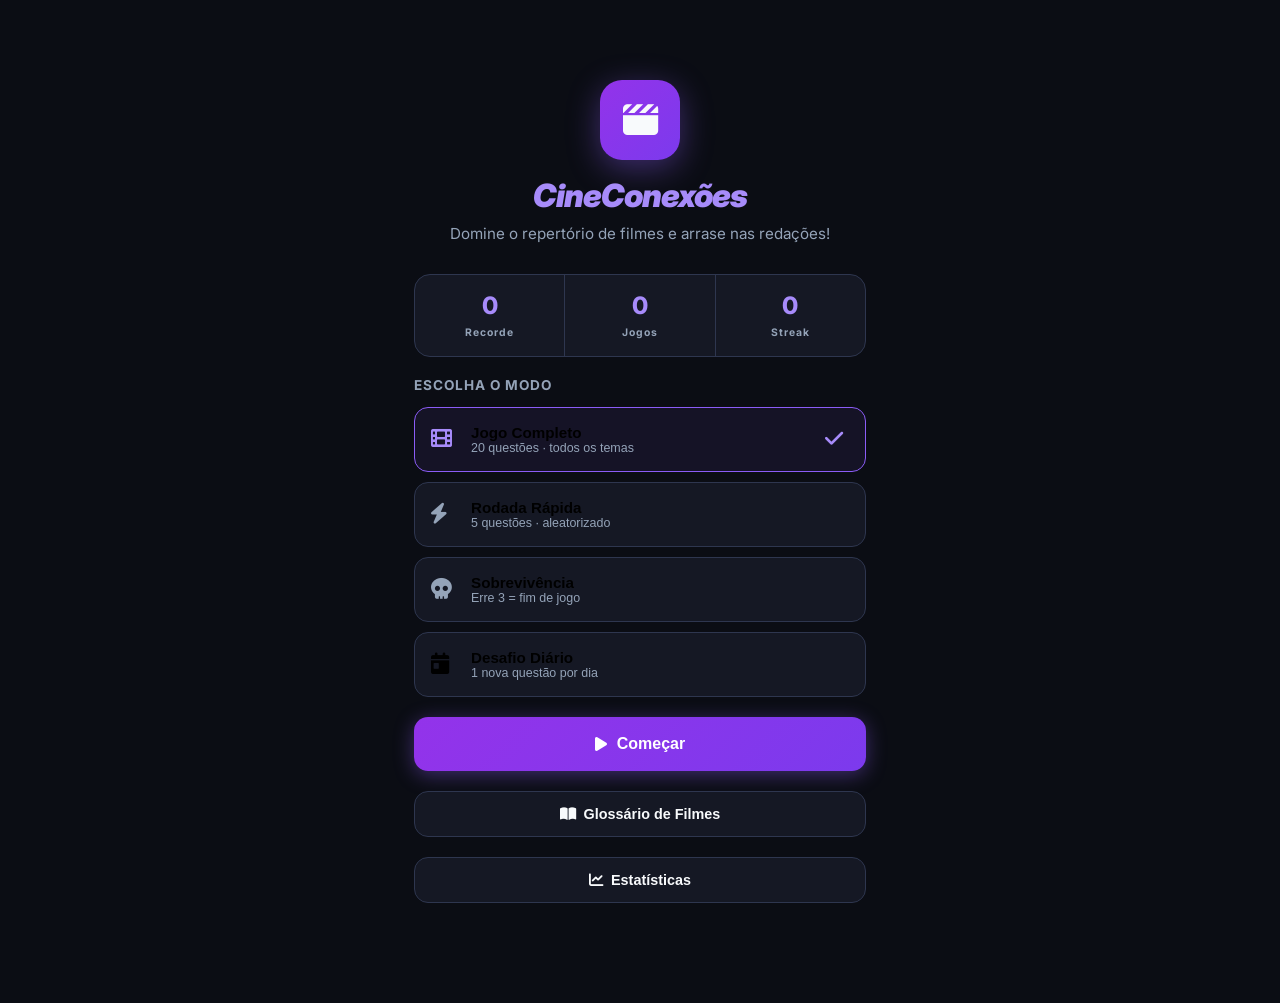
<file: index.html>
<!DOCTYPE html>
<html lang="pt-BR">
<head>
    <meta charset="UTF-8">
    <meta name="viewport" content="width=device-width, initial-scale=1.0">
    <title>CineConexões - Repertório para Redação</title>
    <link rel="preconnect" href="https://fonts.googleapis.com">
    <link rel="preconnect" href="https://fonts.gstatic.com" crossorigin>
    <link href="https://fonts.googleapis.com/css2?family=Inter:wght@400;500;600;700;800;900&display=swap" rel="stylesheet">
    <link href="https://cdnjs.cloudflare.com/ajax/libs/font-awesome/6.0.0/css/all.min.css" rel="stylesheet">
    <link rel="stylesheet" href="style.css">
</head>
<body>

<!-- SCREEN: HOME -->
<div id="screen-home" class="screen active">
  <div class="home-container">
    <div class="home-logo-area">
      <div class="home-logo-icon"><i class="fa-solid fa-clapperboard"></i></div>
      <h1 class="home-title">CineConexões</h1>
      <p class="home-subtitle">Domine o repertório de filmes e arrase nas redações!</p>
    </div>
    <div class="home-stats-banner">
      <div class="hstat"><span class="hstat-val" id="home-best-score">0</span><span class="hstat-label">Recorde</span></div>
      <div class="hstat"><span class="hstat-val" id="home-games-played">0</span><span class="hstat-label">Jogos</span></div>
      <div class="hstat"><span class="hstat-val" id="home-best-streak">0</span><span class="hstat-label">Streak</span></div>
    </div>
    <div class="home-modes">
      <h2 class="home-section-title">Escolha o Modo</h2>
      <button class="mode-card selected" id="mode-full" onclick="selectMode('full')">
        <i class="fa-solid fa-film"></i>
        <div><strong>Jogo Completo</strong><span>20 questões · todos os temas</span></div>
        <span class="mode-check" id="check-full"><i class="fa-solid fa-check"></i></span>
      </button>
      <button class="mode-card" id="mode-quick" onclick="selectMode('quick')">
        <i class="fa-solid fa-bolt"></i>
        <div><strong>Rodada Rápida</strong><span>5 questões · aleatorizado</span></div>
        <span class="mode-check" id="check-quick"></span>
      </button>
      <button class="mode-card" id="mode-survival" onclick="selectMode('survival')">
        <i class="fa-solid fa-skull"></i>
        <div><strong>Sobrevivência</strong><span>Erre 3 = fim de jogo</span></div>
        <span class="mode-check" id="check-survival"></span>
      </button>
      <button class="mode-card" id="mode-daily" onclick="selectMode('daily')">
        <i class="fa-solid fa-calendar-day" style="color: var(--accent-purple-light);"></i>
        <div><strong>Desafio Diário</strong><span>1 nova questão por dia</span></div>
        <span class="mode-check" id="check-daily"></span>
      </button>
    </div>
    <button class="btn-start" onclick="startGame()"><i class="fa-solid fa-play"></i> Começar</button>
    <button class="btn-secondary-home" onclick="showScreen('screen-glossary')"><i class="fa-solid fa-book-open"></i> Glossário de Filmes</button>
    <button class="btn-secondary-home" onclick="showScreen('screen-stats')"><i class="fa-solid fa-chart-line"></i> Estatísticas</button>
  </div>
</div>

<!-- SCREEN: QUIZ -->
<div id="screen-quiz" class="screen">
  <div class="app-container">
    <header class="top-bar">
      <button class="back-btn" onclick="confirmQuit()"><i class="fa-solid fa-chevron-left"></i></button>
      <div class="logo"><i class="fa-solid fa-clapperboard"></i><span>CineConexões</span></div>
      <div class="score-badge">⭐ <span id="score">0</span></div>
    </header>
    <div class="stats-row">
      <div class="stat-box"><span class="stat-label">ROUND</span><span class="stat-value" id="round-display">01/20</span></div>
      <div class="stat-box hits"><span class="stat-label">HITS</span><span class="stat-value" id="hits-display">00</span></div>
      <div class="stat-box misses"><span class="stat-label">MISSES</span><span class="stat-value" id="misses-display">00</span></div>
      <div class="stat-box timer-box"><span class="stat-label">TEMPO</span><span class="stat-value" id="timer-display">30</span></div>
    </div>
    <div class="progress-bar-container"><div class="progress-bar" id="progress-bar"></div></div>
    <div id="hearts-row" class="hearts-row" style="display:none">
      <span id="heart-1"><i class="fa-solid fa-heart"></i></span>
      <span id="heart-2"><i class="fa-solid fa-heart"></i></span>
      <span id="heart-3"><i class="fa-solid fa-heart"></i></span>
    </div>
    <div class="main-content-wrapper">
      <main class="question-card">
        <div class="card-header">
          <span class="mode-badge" id="theme-badge">MODO: TEMA</span>
          <div class="streak-badge" id="streak-badge" style="display:none"><i class="fa-solid fa-fire"></i> <span id="streak-count">0</span></div>
        </div>
        <h2 class="question-text" id="question-text">Carregando...</h2>
        <div class="movie-banner" id="movie-banner">
          <div class="movie-info-overlay" id="movie-info" style="opacity:0">
            <h3 id="movie-title">Título</h3>
            <p id="movie-meta">Ano • País</p>
          </div>
        </div>
        <div class="synopsis-box"><p id="movie-synopsis">"Sinopse..."</p></div>
      </main>
      <div class="right-panel">
        <div class="options-container" id="options-container"></div>
        <div class="explanation-box" id="explanation-box" style="display:none">
          <div class="explanation-header"><i class="fa-solid fa-pen-nib"></i> Uso na Redação</div>
          <p id="explanation-text"></p>
          <button class="copy-btn" onclick="copyExplanation()"><i class="fa-regular fa-copy"></i> Copiar trecho</button>
        </div>
        <div class="action-buttons" id="action-buttons">
          <button class="action-btn secondary" id="hint-btn"><i class="fa-regular fa-lightbulb"></i> DICA (-50pts)</button>
          <button class="action-btn secondary" id="reveal-btn"><i class="fa-regular fa-eye"></i> REVELAR</button>
        </div>
        <div class="next-row">
          <button class="action-btn primary full" id="next-btn" disabled>PRÓXIMA RODADA <i class="fa-solid fa-arrow-right"></i></button>
          <button class="action-btn icon-only" id="bookmark-btn" title="Salvar filme"><i class="fa-regular fa-bookmark"></i></button>
        </div>
        <nav class="bottom-nav">
          <button class="nav-item" onclick="showScreen('screen-home')"><i class="fa-solid fa-house"></i><span>Início</span></button>
          <button class="nav-item" onclick="showScreen('screen-glossary')"><i class="fa-solid fa-book-open"></i><span>Glossário</span></button>
          <button class="nav-item" onclick="showScreen('screen-stats')"><i class="fa-solid fa-chart-line"></i><span>Stats</span></button>
          <button class="nav-item" onclick="confirmQuit()"><i class="fa-solid fa-xmark"></i><span>Sair</span></button>
        </nav>
      </div>
    </div>
  </div>
</div>

<!-- SCREEN: RESULT -->
<div id="screen-result" class="screen">
  <div class="result-container">
    <div class="result-icon" id="result-icon">🏆</div>
    <h2 class="result-title" id="result-title">Fim de Jogo!</h2>
    <p class="result-subtitle" id="result-subtitle">Você completou o quiz!</p>
    <div class="result-stats">
      <div class="rstat"><span class="rstat-val" id="res-score">0</span><span class="rstat-label">Pontos</span></div>
      <div class="rstat"><span class="rstat-val" id="res-hits">0</span><span class="rstat-label">Acertos</span></div>
      <div class="rstat"><span class="rstat-val" id="res-pct">0%</span><span class="rstat-label">Aproveitamento</span></div>
    </div>
    <div class="result-medal" id="result-medal"></div>
    <div class="result-bookmarks" id="result-bookmarks"></div>
    <div class="result-actions">
      <button class="btn-start" onclick="startGame()"><i class="fa-solid fa-rotate-right"></i> Jogar Novamente</button>
      <button class="btn-secondary-home" onclick="showScreen('screen-glossary')"><i class="fa-solid fa-book-open"></i> Ver Glossário</button>
      <button class="btn-secondary-home" onclick="showScreen('screen-home')"><i class="fa-solid fa-house"></i> Início</button>
    </div>
  </div>
</div>

<!-- SCREEN: GLOSSARY -->
<div id="screen-glossary" class="screen">
  <div class="app-container">
    <header class="top-bar">
      <button class="back-btn" onclick="showScreen('screen-home')"><i class="fa-solid fa-chevron-left"></i></button>
      <div class="logo"><i class="fa-solid fa-book-open"></i><span>Glossário</span></div>
      <div></div>
    </header>
    <p class="glossary-subtitle">Todos os filmes e como usá-los na redação</p>
    <div class="glossary-filter">
      <button class="filter-btn active" onclick="filterGlossary('all',this)">Todos</button>
      <button class="filter-btn" onclick="filterGlossary('bookmarked',this)"><i class="fa-solid fa-bookmark"></i> Salvos</button>
    </div>
    <div id="glossary-list" class="glossary-list"></div>
  </div>
</div>

<!-- SCREEN: STATS -->
<div id="screen-stats" class="screen">
  <div class="app-container">
    <header class="top-bar">
      <button class="back-btn" onclick="showScreen('screen-home')"><i class="fa-solid fa-chevron-left"></i></button>
      <div class="logo"><i class="fa-solid fa-chart-bar"></i><span>Estatísticas</span></div>
      <div></div>
    </header>
    <div class="stats-page">
      <div class="stats-grid">
        <div class="stat-card"><span id="st-games">0</span><label>Jogos</label></div>
        <div class="stat-card highlight"><span id="st-best">0</span><label>Recorde</label></div>
        <div class="stat-card"><span id="st-total-hits">0</span><label>Acertos</label></div>
        <div class="stat-card"><span id="st-streak">0</span><label>Maior Streak</label></div>
      </div>
      <h3 class="stats-section-title">Temas Desbloqueados</h3>
      <div id="theme-breakdown" class="theme-breakdown"></div>
      <button class="btn-danger" onclick="resetStats()"><i class="fa-solid fa-trash"></i> Resetar Dados</button>
    </div>
  </div>
</div>

<!-- Confirm Quit Overlay -->
<div id="quit-overlay" class="overlay" style="display:none">
  <div class="overlay-box">
    <h3>Abandonar o jogo?</h3>
    <p>Seu progresso atual será perdido.</p>
    <div class="overlay-actions">
      <button class="action-btn secondary" onclick="document.getElementById('quit-overlay').style.display='none'">Continuar</button>
      <button class="action-btn danger" onclick="goHome()">Sair</button>
    </div>
  </div>
</div>

<!-- Combo popup -->
<div id="combo-popup" class="combo-popup" style="display:none"><span id="combo-text">🔥 COMBO!</span></div>

<!-- Toast -->
<div class="toast" id="hint-toast"><p id="hint-text"></p></div>

<script src="questions.js"></script>
<script src="script.js"></script>
</body>
</html>
</file>
<file: style.css>
:root {
    --bg: #0b0d14;
    --card: #151824;
    --panel: #1a1e2d;
    --text: #f8fafc;
    --muted: #94a3b8;
    --purple: #8b5cf6;
    --purple-dark: #6d28d9;
    --purple-light: #a78bfa;
    --green: #10b981;
    --red: #ef4444;
    --border: #2e364f;
    --grad: linear-gradient(135deg,#9333ea,#7c3aed);
    --font: 'Inter', sans-serif;
}
*{margin:0;padding:0;box-sizing:border-box;}
body{font-family:var(--font);background:var(--bg);color:var(--text);min-height:100vh;}

/* SCREENS */
.screen{display:none;min-height:100vh;}
.screen.active{display:block;}

/* HOME */
.home-container{max-width:480px;margin:0 auto;padding:40px 24px 60px;display:flex;flex-direction:column;gap:20px;align-items:center;}
.home-logo-area{text-align:center;margin-bottom:8px;}
.home-logo-icon{width:80px;height:80px;background:var(--grad);border-radius:22px;display:flex;align-items:center;justify-content:center;font-size:2.2rem;margin:0 auto 16px;box-shadow:0 8px 32px rgba(139,92,246,.4);}
.home-title{font-size:2rem;font-weight:900;font-style:italic;color:var(--purple-light);letter-spacing:-1px;}
.home-subtitle{font-size:.95rem;color:var(--muted);margin-top:8px;line-height:1.5;}
.home-stats-banner{display:flex;gap:0;background:var(--card);border:1px solid var(--border);border-radius:16px;width:100%;overflow:hidden;}
.hstat{flex:1;padding:16px;text-align:center;border-right:1px solid var(--border);}
.hstat:last-child{border-right:none;}
.hstat-val{display:block;font-size:1.5rem;font-weight:800;color:var(--purple-light);}
.hstat-label{font-size:.65rem;font-weight:700;letter-spacing:1px;color:var(--muted);}
.home-modes{width:100%;display:flex;flex-direction:column;gap:10px;}
.home-section-title{font-size:.85rem;font-weight:700;color:var(--muted);letter-spacing:1px;text-transform:uppercase;margin-bottom:4px;}
.mode-card{width:100%;background:var(--card);border:1px solid var(--border);border-radius:14px;padding:16px;display:flex;align-items:center;gap:16px;cursor:pointer;transition:all .2s;text-align:left;}
.mode-card i:first-child{font-size:1.3rem;color:var(--muted);width:24px;flex-shrink:0;}
.mode-card div{flex:1;}
.mode-card strong{display:block;font-size:.95rem;font-weight:700;}
.mode-card span:not(.mode-check){display:block;font-size:.78rem;color:var(--muted);}
.mode-card.selected{border-color:var(--purple);background:rgba(139,92,246,.08);}
.mode-card.selected i:first-child{color:var(--purple-light);}
.mode-check{color:var(--green);font-size:.85rem;opacity:0;}
.mode-card.selected .mode-check{opacity:1;}
.btn-start{width:100%;padding:18px;background:var(--grad);color:white;font-size:1rem;font-weight:700;border:none;border-radius:14px;cursor:pointer;display:flex;align-items:center;justify-content:center;gap:10px;box-shadow:0 4px 20px rgba(139,92,246,.4);transition:all .2s;}
.btn-start:hover{transform:translateY(-2px);box-shadow:0 8px 28px rgba(139,92,246,.5);}
.btn-secondary-home{width:100%;padding:14px;background:var(--card);color:var(--text);font-size:.9rem;font-weight:600;border:1px solid var(--border);border-radius:14px;cursor:pointer;display:flex;align-items:center;justify-content:center;gap:8px;transition:all .2s;}
.btn-secondary-home:hover{border-color:var(--purple-light);}

/* APP SHELL */
.app-container{width:100%;max-width:480px;margin:0 auto;padding:20px 20px 80px;min-height:100vh;position:relative;}
.top-bar{display:flex;justify-content:space-between;align-items:center;margin-bottom:24px;}
.back-btn{background:var(--card);border:1px solid var(--border);color:var(--text);width:36px;height:36px;border-radius:10px;cursor:pointer;font-size:.9rem;}
.logo{display:flex;align-items:center;gap:8px;font-weight:800;font-size:1.1rem;color:var(--purple-light);font-style:italic;}
.logo i{color:var(--purple);}
.score-badge{background:rgba(139,92,246,.1);color:var(--purple-light);padding:6px 12px;border-radius:20px;font-size:.85rem;font-weight:600;border:1px solid rgba(139,92,246,.2);}

/* STATS ROW */
.stats-row{display:flex;gap:10px;margin-bottom:14px;}
.stat-box{flex:1;background:var(--card);border:1px solid var(--border);border-radius:12px;padding:10px 0;display:flex;flex-direction:column;align-items:center;gap:3px;}
.stat-label{font-size:.6rem;font-weight:700;letter-spacing:1px;color:var(--muted);}
.stat-value{font-size:1.1rem;font-weight:700;color:var(--purple-light);}
.stat-box.hits .stat-value{color:var(--green);}
.stat-box.misses .stat-value{color:var(--red);}
.timer-box .stat-value{color:var(--text);}
.timer-box.danger .stat-value{color:var(--red);animation:pulse 1s infinite;}
@keyframes pulse{0%,100%{opacity:1;}50%{opacity:.5;}}

/* PROGRESS */
.progress-bar-container{height:4px;background:var(--border);border-radius:2px;margin-bottom:16px;overflow:hidden;}
.progress-bar{height:100%;background:var(--green);width:0;transition:width .4s ease;}

/* HEARTS */
.hearts-row{display:flex;gap:8px;margin-bottom:14px;font-size:1.3rem;}
.hearts-row span{color:var(--red);transition:all .3s;}
.hearts-row span.lost{color:var(--border);}

/* LAYOUT */
.main-content-wrapper{display:flex;flex-direction:column;}

/* QUESTION CARD */
.question-card{background:var(--card);border:1px solid var(--border);border-radius:16px;padding:18px;margin-bottom:20px;box-shadow:0 8px 24px rgba(0,0,0,.3);}
.card-header{display:flex;justify-content:space-between;align-items:center;margin-bottom:14px;}
.mode-badge{background:rgba(139,92,246,.15);color:var(--purple-light);font-size:.62rem;font-weight:700;padding:4px 10px;border-radius:12px;letter-spacing:.5px;}
.streak-badge{background:rgba(239,68,68,.15);color:#f87171;font-size:.78rem;font-weight:700;padding:4px 10px;border-radius:12px;}
.question-text{font-size:1.1rem;font-weight:700;line-height:1.4;margin-bottom:18px;}
.movie-banner{height:175px;border-radius:12px;margin-bottom:14px;overflow:hidden;background:#2a2d3e;display:flex;align-items:flex-end;background-size:cover;background-position:center;transition:all .4s;}
.movie-info-overlay{padding:14px;width:100%;background:linear-gradient(to top,rgba(0,0,0,.9),transparent);transition:opacity .4s;}
#movie-title{font-size:1rem;font-weight:700;margin-bottom:3px;text-shadow:0 2px 4px rgba(0,0,0,.5);}
#movie-meta{font-size:.72rem;color:#e2e8f0;text-shadow:0 1px 2px rgba(0,0,0,.5);}
.synopsis-box{border-left:3px solid var(--purple);padding-left:12px;}
#movie-synopsis{font-size:.82rem;font-style:italic;color:var(--muted);line-height:1.5;}

/* OPTIONS */
.options-container{display:flex;flex-direction:column;gap:10px;margin-bottom:18px;}
.option-btn{background:var(--card);border:1px solid var(--border);border-radius:12px;padding:15px 16px;text-align:left;color:var(--text);font-size:.92rem;font-weight:600;cursor:pointer;transition:all .2s;display:flex;justify-content:space-between;align-items:center;font-family:var(--font);}
.option-btn::after{content:'';width:20px;height:20px;border-radius:50%;border:2px solid var(--border);display:inline-block;flex-shrink:0;margin-left:10px;transition:all .2s;}
.option-btn:hover:not(:disabled){border-color:var(--purple-light);background:rgba(139,92,246,.05);}
.option-btn.correct{border-color:var(--green);background:rgba(16,185,129,.1);}
.option-btn.correct::after{background:var(--green);border-color:var(--green);}
.option-btn.wrong{border-color:var(--red);background:rgba(239,68,68,.1);}
.option-btn.wrong::after{background:var(--red);border-color:var(--red);}

/* EXPLANATION */
.explanation-box{background:rgba(139,92,246,.1);border-left:4px solid var(--purple);border-radius:8px;padding:16px;margin-bottom:18px;animation:slideDown .3s ease;}
@keyframes slideDown{from{opacity:0;transform:translateY(-8px);}to{opacity:1;transform:translateY(0);}}
.explanation-header{color:var(--purple-light);font-weight:700;font-size:.88rem;margin-bottom:8px;display:flex;align-items:center;gap:8px;}
.explanation-box p{font-size:.85rem;line-height:1.5;color:var(--text);}
.copy-btn{margin-top:10px;background:none;border:1px solid var(--border);color:var(--muted);padding:6px 12px;border-radius:8px;font-size:.78rem;cursor:pointer;font-family:var(--font);}
.copy-btn:hover{border-color:var(--purple-light);color:var(--purple-light);}

/* ACTIONS */
.action-buttons{display:flex;gap:10px;margin-bottom:14px;}
.action-btn{padding:13px;border-radius:12px;font-weight:600;font-size:.88rem;cursor:pointer;display:flex;justify-content:center;align-items:center;gap:7px;transition:all .2s;border:none;font-family:var(--font);}
.action-btn.secondary{flex:1;background:var(--card);color:var(--muted);border:1px solid var(--border);}
.action-btn.secondary:hover{color:var(--text);border-color:var(--muted);}
.action-btn.secondary:disabled{opacity:.4;cursor:not-allowed;}
.action-btn.primary{background:var(--grad);color:white;box-shadow:0 4px 14px rgba(139,92,246,.3);}
.action-btn.primary.full{flex:1;}
.action-btn.primary:hover:not(:disabled){opacity:.9;transform:translateY(-2px);}
.action-btn.primary:disabled{opacity:.45;cursor:not-allowed;background:var(--border);box-shadow:none;color:var(--muted);}
.action-btn.icon-only{background:var(--card);color:var(--text);border:1px solid var(--border);width:48px;flex-shrink:0;}
.action-btn.icon-only.saved{border-color:#f59e0b;color:#f59e0b;}
.action-btn.danger{flex:1;background:rgba(239,68,68,.15);color:var(--red);border:1px solid var(--red);}
.next-row{display:flex;gap:10px;margin-bottom:8px;}

/* BOTTOM NAV */
.bottom-nav{position:fixed;bottom:0;left:50%;transform:translateX(-50%);width:100%;max-width:480px;background:var(--bg);border-top:1px solid var(--border);display:flex;justify-content:space-around;padding:10px 0;z-index:10;}
.nav-item{background:none;border:none;color:var(--muted);display:flex;flex-direction:column;align-items:center;gap:3px;font-size:.62rem;font-weight:600;cursor:pointer;font-family:var(--font);}
.nav-item i{font-size:1rem;}
.nav-item.active{color:var(--purple-light);}

/* RESULT */
.result-container{max-width:480px;margin:0 auto;padding:40px 24px 60px;display:flex;flex-direction:column;align-items:center;gap:20px;text-align:center;}
.result-icon{font-size:5rem;animation:bounce .6s ease;}
@keyframes bounce{0%,100%{transform:translateY(0);}50%{transform:translateY(-12px);}}
.result-title{font-size:2rem;font-weight:900;}
.result-subtitle{color:var(--muted);font-size:.95rem;}
.result-stats{display:flex;gap:0;background:var(--card);border:1px solid var(--border);border-radius:16px;width:100%;overflow:hidden;}
.rstat{flex:1;padding:18px;border-right:1px solid var(--border);}
.rstat:last-child{border-right:none;}
.rstat-val{display:block;font-size:1.6rem;font-weight:800;color:var(--purple-light);}
.rstat-label{font-size:.65rem;font-weight:700;letter-spacing:1px;color:var(--muted);}
.result-medal{font-size:1.1rem;font-weight:700;padding:14px 24px;border-radius:12px;background:var(--card);border:1px solid var(--border);}
.result-bookmarks{width:100%;text-align:left;}
.result-bookmarks h4{font-size:.8rem;color:var(--muted);margin-bottom:10px;letter-spacing:1px;}
.result-bk-item{background:var(--card);border:1px solid var(--border);border-radius:10px;padding:10px 14px;margin-bottom:8px;font-size:.82rem;}
.result-actions{width:100%;display:flex;flex-direction:column;gap:10px;}

/* GLOSSARY */
.glossary-subtitle{font-size:.85rem;color:var(--muted);margin-bottom:14px;}
.glossary-filter{display:flex;gap:8px;margin-bottom:16px;}
.filter-btn{background:var(--card);border:1px solid var(--border);color:var(--muted);padding:8px 16px;border-radius:20px;font-size:.8rem;font-weight:600;cursor:pointer;font-family:var(--font);}
.filter-btn.active{background:rgba(139,92,246,.15);border-color:var(--purple);color:var(--purple-light);}
.glossary-list{display:flex;flex-direction:column;gap:12px;padding-bottom:80px;}
.glossary-item{background:var(--card);border:1px solid var(--border);border-radius:14px;overflow:hidden;}
.glossary-img{height:100px;background-size:cover;background-position:center;position:relative;}
.glossary-img-overlay{position:absolute;inset:0;background:linear-gradient(to top,rgba(0,0,0,.8),transparent);display:flex;align-items:flex-end;padding:10px 14px;}
.glossary-img-overlay h3{font-size:.95rem;font-weight:700;}
.glossary-img-overlay span{font-size:.7rem;color:var(--muted);display:block;}
.glossary-body{padding:14px;}
.glossary-theme{font-size:.65rem;font-weight:700;color:var(--purple-light);letter-spacing:1px;margin-bottom:6px;}
.glossary-exp{font-size:.83rem;color:var(--muted);line-height:1.5;}
.glossary-bookmark-btn{float:right;background:none;border:none;color:var(--muted);cursor:pointer;font-size:.9rem;margin-left:10px;}
.glossary-bookmark-btn.saved{color:#f59e0b;}

/* STATS PAGE */
.stats-page{padding-bottom:40px;}
.stats-grid{display:grid;grid-template-columns:1fr 1fr;gap:12px;margin-bottom:24px;}
.stat-card{background:var(--card);border:1px solid var(--border);border-radius:14px;padding:20px;text-align:center;}
.stat-card.highlight{border-color:var(--purple);background:rgba(139,92,246,.08);}
.stat-card span{display:block;font-size:2rem;font-weight:800;color:var(--purple-light);}
.stat-card label{font-size:.7rem;font-weight:700;color:var(--muted);letter-spacing:1px;}
.stats-section-title{font-size:.8rem;font-weight:700;color:var(--muted);letter-spacing:1px;text-transform:uppercase;margin-bottom:12px;}
.theme-breakdown{display:flex;flex-direction:column;gap:8px;margin-bottom:24px;}
.theme-row{display:flex;align-items:center;gap:10px;font-size:.82rem;}
.theme-row span:first-child{flex:1;}
.theme-bar-bg{width:80px;height:8px;background:var(--border);border-radius:4px;overflow:hidden;}
.theme-bar-fill{height:100%;background:var(--purple);border-radius:4px;}
.btn-danger{width:100%;padding:14px;background:rgba(239,68,68,.1);color:var(--red);border:1px solid var(--red);border-radius:12px;font-weight:600;font-size:.9rem;cursor:pointer;font-family:var(--font);}

/* OVERLAY */
.overlay{position:fixed;inset:0;background:rgba(0,0,0,.7);z-index:200;display:flex;justify-content:center;align-items:center;padding:20px;backdrop-filter:blur(4px);}
.overlay-box{background:var(--card);border:1px solid var(--border);border-radius:16px;padding:28px;max-width:320px;width:100%;text-align:center;}
.overlay-box h3{font-size:1.2rem;margin-bottom:8px;}
.overlay-box p{color:var(--muted);font-size:.9rem;margin-bottom:20px;}
.overlay-actions{display:flex;gap:10px;}

/* COMBO */
.combo-popup{position:fixed;top:50%;left:50%;transform:translate(-50%,-50%);background:var(--grad);color:white;padding:16px 28px;border-radius:16px;font-size:1.3rem;font-weight:800;z-index:300;pointer-events:none;animation:popIn .5s ease;}
@keyframes popIn{0%{transform:translate(-50%,-50%) scale(.5);opacity:0;}60%{transform:translate(-50%,-50%) scale(1.1);}100%{transform:translate(-50%,-50%) scale(1);opacity:1;}}

/* TOAST */
.toast{position:fixed;top:20px;left:50%;transform:translateX(-50%);background:var(--purple-dark);color:white;padding:12px 20px;border-radius:8px;z-index:400;font-size:.85rem;font-weight:500;opacity:0;pointer-events:none;transition:opacity .3s;max-width:90%;text-align:center;}
.toast.show{opacity:1;}

/* DESKTOP */
@media(min-width:768px){
  body{display:flex;justify-content:center;align-items:flex-start;padding:40px 20px;}
  #screen-home,#screen-result,#screen-glossary,#screen-stats{width:100%;}
  .app-container{max-width:900px;border-radius:24px;border:1px solid var(--border);box-shadow:0 20px 60px rgba(0,0,0,.4);padding:32px 32px 32px;}
  .home-container,.result-container{max-width:500px;}
  .main-content-wrapper{flex-direction:row;gap:28px;align-items:stretch;}
  .question-card{flex:1;margin-bottom:0;display:flex;flex-direction:column;}
  .movie-banner{flex:1;min-height:240px;}
  .right-panel{flex:1;display:flex;flex-direction:column;}
  .bottom-nav{position:relative;transform:none;left:0;max-width:none;background:transparent;border-top:none;padding:16px 0 0;margin-top:auto;}
  .nav-item{flex-direction:row;gap:8px;font-size:.82rem;padding:8px 12px;border-radius:8px;}
  .nav-item:hover{background:var(--card);}
  .glossary-list{display:grid;grid-template-columns:1fr 1fr;gap:14px;}
  .glossary-img{height:120px;}
}
</file>
